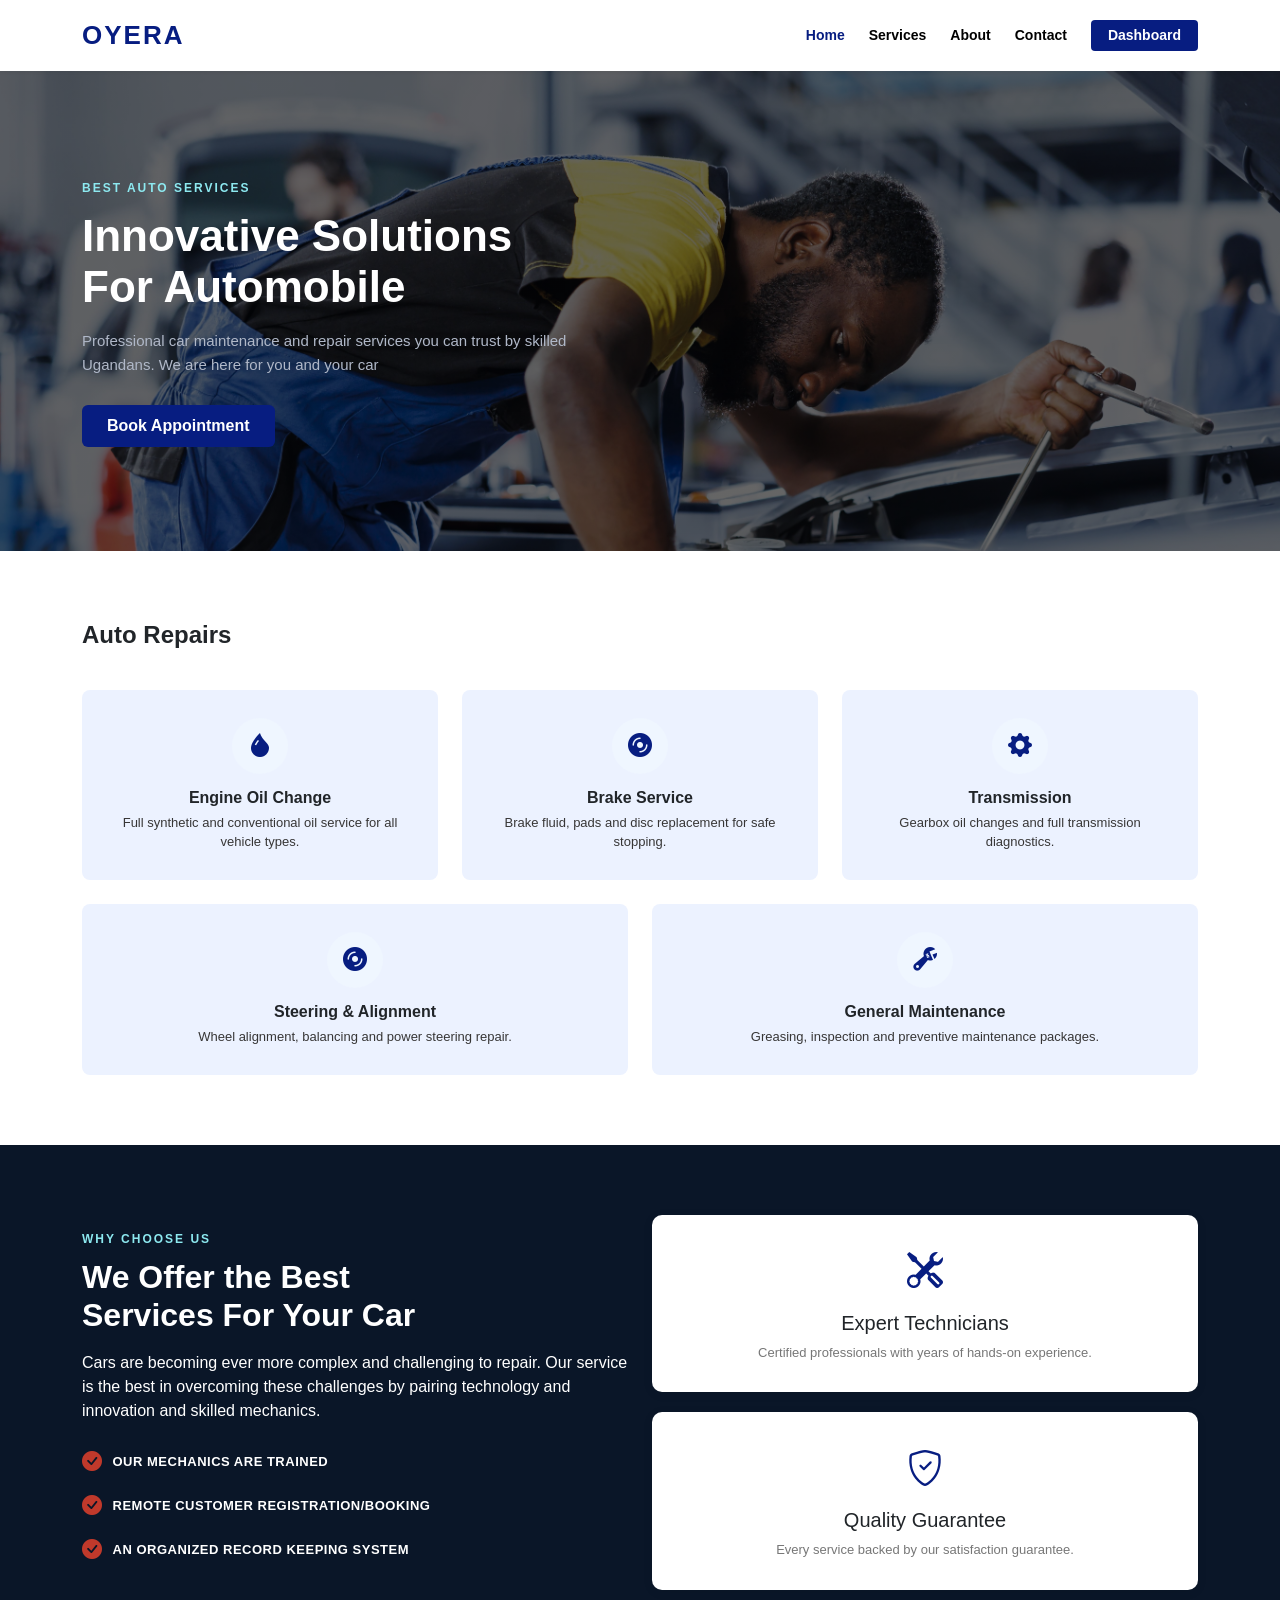
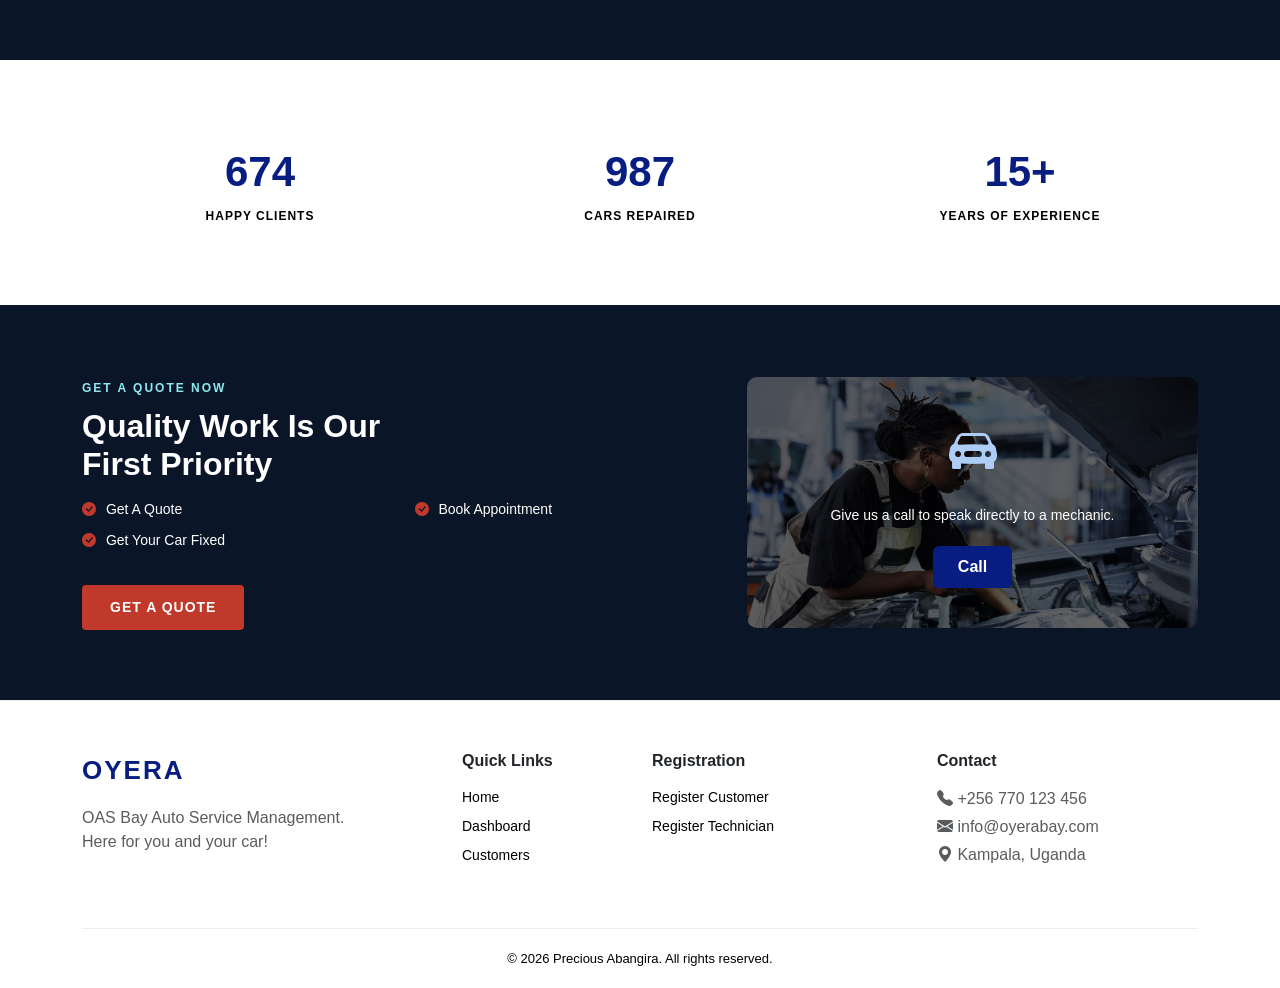
<file: index.html>
<!DOCTYPE html>
<html lang="en">
<head>
    <meta charset="UTF-8">
    <meta name="viewport" content="width=device-width, initial-scale=1.0">
    <title>Oyera Auto Service Bay</title>
    <link href="https://cdn.jsdelivr.net/npm/bootstrap@5.3.3/dist/css/bootstrap.min.css" rel="stylesheet">
    <link href="https://cdn.jsdelivr.net/npm/bootstrap-icons@1.11.3/font/bootstrap-icons.min.css" rel="stylesheet">
    <link rel="stylesheet" href="styles/style.css">
</head>
<body>

    <nav class="landing-nav">
        <div class="container d-flex justify-content-between align-items-center">
            <a href="index.html" class="landing-logo">OYERA</a>
            <div class="d-flex align-items-center gap-4">
                <a href="index.html" class="landing-nav-link active">Home</a>
                <a href="#services" class="landing-nav-link">Services</a>
                <a href="#about" class="landing-nav-link">About</a>
                <a href="#stats" class="landing-nav-link">Contact</a>
                <a href="dashboard.html" class="btn btn-sm px-3">Dashboard</a>
            </div>
        </div>
    </nav>

    <section class="hero">
        <div class="container">
            <div class="hero-content">
                <span class="hero-tag">BEST AUTO SERVICES</span>
                <h1 class="hero-title">Innovative Solutions<br>For Automobile</h1>
                <p class="hero-text">Professional car maintenance and repair services you can trust by skilled Ugandans. We are here for you and your car</p>
                <div class="d-flex gap-3">
                    <a href="customer-registration.html" class="btn px-4 py-2">Book Appointment</a>
                </div>
            </div>
        </div>
    </section>

    <section class="services-section" id="services">
        <div class="container">
            <div class="d-flex justify-content-between align-items-center mb-2">
                <div>
                    <h4 class="fw-bold">Auto Repairs</h4>
                </div>
            </div>
            <div class="row g-4 mt-2">
                <div class="col-md-4 col-6">
                    <div class="service-card">
                        <div class="service-icon"><i class="bi bi-droplet-fill"></i></div>
                        <h6>Engine Oil Change</h6>
                        <p>Full synthetic and conventional oil service for all vehicle types.</p>
                    </div>
                </div>
                <div class="col-md-4 col-6">
                    <div class="service-card">
                        <div class="service-icon"><i class="bi bi-disc-fill"></i></div>
                        <h6>Brake Service</h6>
                        <p>Brake fluid, pads and disc replacement for safe stopping.</p>
                    </div>
                </div>
                <div class="col-md-4 col-6">
                    <div class="service-card">
                        <div class="service-icon"><i class="bi bi-gear-fill"></i></div>
                        <h6>Transmission</h6>
                        <p>Gearbox oil changes and full transmission diagnostics.</p>
                    </div>
                </div>
                <div class="col-md-6 col-6">
                    <div class="service-card">
                        <div class="service-icon"><i class="bi bi-disc-fill"></i></div>
                        <h6>Steering &amp; Alignment</h6>
                        <p>Wheel alignment, balancing and power steering repair.</p>
                    </div>
                </div>
                <div class="col-md-6 col-6">
                    <div class="service-card">
                        <div class="service-icon"><i class="bi bi-wrench-adjustable"></i></div>
                        <h6>General Maintenance</h6>
                        <p>Greasing, inspection and preventive maintenance packages.</p>
                    </div>
                </div>
            </div>
        </div>
    </section>

    <section class="about-section" id="about">
        <div class="container">
            <div class="row align-items-center">
                <div class="col-md-6">
                    <span class="hero-tag">WHY CHOOSE US</span>
                    <h2 class="fw-bold mt-2 mb-3 about-p">We Offer the Best<br>Services For Your Car</h2>
                    <p class="about-p mb-4">Cars are becoming ever more complex and challenging to repair. Our service is the best in overcoming these challenges by pairing technology and innovation and skilled mechanics.</p>
                    <div class="about-feature">
                        <i class="bi bi-check-circle-fill"></i>
                        <span>OUR MECHANICS ARE TRAINED</span>
                    </div>
                    <div class="about-feature">
                        <i class="bi bi-check-circle-fill"></i>
                        <span>REMOTE CUSTOMER REGISTRATION/BOOKING</span>
                    </div>
                    <div class="about-feature">
                        <i class="bi bi-check-circle-fill"></i>
                        <span>AN ORGANIZED RECORD KEEPING SYSTEM</span>
                    </div>
                </div>
                <div class="col-md-6">
                    <div class="about-visual">
                        <div class="about-visual-box">
                            <i class="bi bi-tools"></i>
                            <h5>Expert Technicians</h5>
                            <p>Certified professionals with years of hands-on experience.</p>
                        </div>
                        <div class="about-visual-box">
                            <i class="bi bi-shield-check"></i>
                            <h5>Quality Guarantee</h5>
                            <p>Every service backed by our satisfaction guarantee.</p>
                        </div>
                    </div>
                </div>
            </div>
        </div>
    </section>

    <section class="stats-section" id="stats">
        <div class="container">
            <div class="row text-center">
                <div class="col-6 col-md-4">
                    <div class="stat-item">
                        <div class="stat-number">674</div>
                        <div class="stat-label">HAPPY CLIENTS</div>
                    </div>
                </div>
                <div class="col-6 col-md-4">
                    <div class="stat-item">
                        <div class="stat-number">987</div>
                        <div class="stat-label">CARS REPAIRED</div>
                    </div>
                </div>
                <div class="col-6 col-md-4">
                    <div class="stat-item">
                        <div class="stat-number">15+</div>
                        <div class="stat-label">YEARS OF EXPERIENCE</div>
                    </div>
                </div>
            </div>
        </div>
    </section>

    <section class="cta-section">
        <div class="container">
            <div class="row align-items-center">
                <div class="col-md-7">
                    <span class="hero-tag">GET A QUOTE NOW</span>
                    <h2 class="fw-bold text-white mt-2 mb-3">Quality Work Is Our<br>First Priority</h2>
                    <div class="row mb-4">
                        <div class="col-6">
                            <div class="cta-check"><i class="bi bi-check-circle-fill"></i> Get A Quote</div>
                        </div>
                        <div class="col-6">
                            <div class="cta-check"><i class="bi bi-check-circle-fill"></i> Book Appointment</div>
                        </div>
                        <div class="col-6">
                            <div class="cta-check"><i class="bi bi-check-circle-fill"></i> Get Your Car Fixed</div>
                        </div>
                    </div>
                    <a href="customer-registration.html" class="btn-cta">Get A Quote</a>
                </div>
                <div class="col-md-5 text-center mt-4 mt-md-0">
                    <div class="cta-visual">
                        <i class="bi bi-car-front-fill"></i>
                        <p>Give us a call to speak directly to a mechanic.</p>
                        <a href="#" class="btn px-4 py-2">Call</a>
                    </div>
                </div>
            </div>
        </div>
    </section>

    <footer class="landing-footer">
        <div class="container">
            <div class="row">
                <div class="col-md-4 mb-4">
                    <div class="landing-logo mb-3">OYERA</div>
                    <p class="text-muted">OAS Bay Auto Service Management. </br> Here for you and your car!</p>
                </div>
                <div class="col-md-2 mb-4">
                    <h6 class="fw-bold mb-3">Quick Links</h6>
                    <a href="index.html" class="footer-link">Home</a>
                    <a href="dashboard.html" class="footer-link">Dashboard</a>
                    <a href="customers.html" class="footer-link">Customers</a>
                </div>
                <div class="col-md-3 mb-4">
                    <h6 class="fw-bold mb-3">Registration</h6>
                    <a href="customer-registration.html" class="footer-link">Register Customer</a>
                    <a href="technician-registration.html" class="footer-link">Register Technician</a>
                </div>
                <div class="col-md-3 mb-4">
                    <h6 class="fw-bold mb-3">Contact</h6>
                    <p class="text-muted mb-1"><i class="bi bi-telephone-fill"></i> +256 770 123 456</p>
                    <p class="text-muted mb-1"><i class="bi bi-envelope-fill"></i> info@oyerabay.com</p>
                    <p class="text-muted mb-1"><i class="bi bi-geo-alt-fill"></i> Kampala, Uganda</p>
                </div>
            </div>
            <div class="footer-bottom">
                &copy; 2026 Precious Abangira. All rights reserved.
            </div>
        </div>
    </footer>

</body>
</html>
</file>
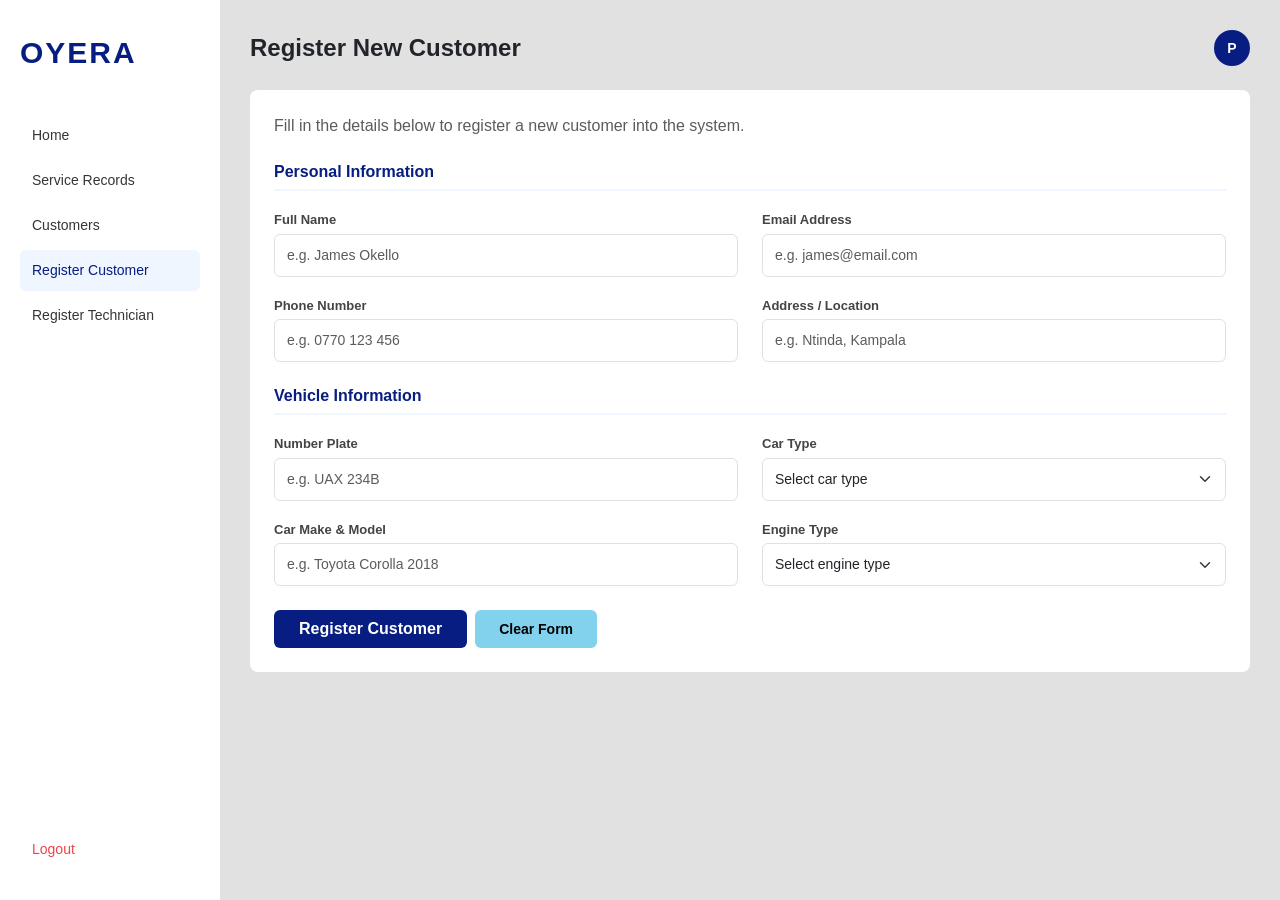
<file: customer-registration.html>
<!DOCTYPE html>
<html lang="en">
<head>
    <meta charset="UTF-8">
    <meta name="viewport" content="width=device-width, initial-scale=1.0">
    <title>OAS Bay - Register Customer</title>
    <link href="https://cdn.jsdelivr.net/npm/bootstrap@5.3.3/dist/css/bootstrap.min.css" rel="stylesheet">
    <link rel="stylesheet" href="styles/style.css">
</head>
<body>

    <!-- Sidebar -->
    <div class="sidebar">
        <div class="logo">OYERA</div>

        <div class="nav-links">
            <a href="index.html" class="nav-link">Home</a>
            <a href="dashboard.html" class="nav-link">Service Records</a>
            <a href="customers.html" class="nav-link">Customers</a>
            <a href="customer-registration.html" class="nav-link active">Register Customer</a>
            <a href="technician-registration.html" class="nav-link">Register Technician</a>
        </div>

        <a href="#" class="logout-link">Logout</a>
    </div>

    <!-- Main Section -->
    <div class="main">

        <div class="d-flex justify-content-between align-items-center mb-4">
            <h4 class="fw-bold mb-0">Register New Customer</h4>
            <div class="avatar">P</div>
        </div>

        <div class="card border-0 rounded-3 p-4">

            <p class="text-muted mb-4">Fill in the details below to register a new customer into the system.</p>

            <form id="customerForm">

                <!-- Personal Information -->
                <h6 class="form-section-title">Personal Information</h6>

                <div class="row mb-3">
                    <div class="col-md-6">
                        <label for="fullName" class="form-label">Full Name</label>
                        <input type="text" class="form-control" id="fullName" placeholder="e.g. James Okello" required>
                    </div>
                    <div class="col-md-6">
                        <label for="email" class="form-label">Email Address</label>
                        <input type="email" class="form-control" id="email" placeholder="e.g. james@email.com">
                    </div>
                </div>

                <div class="row mb-3">
                    <div class="col-md-6">
                        <label for="phone" class="form-label">Phone Number</label>
                        <input type="tel" class="form-control" id="phone" placeholder="e.g. 0770 123 456" required>
                    </div>
                    <div class="col-md-6">
                        <label for="address" class="form-label">Address / Location</label>
                        <input type="text" class="form-control" id="address" placeholder="e.g. Ntinda, Kampala">
                    </div>
                </div>

                <!-- Vehicle Information -->
                <h6 class="form-section-title mt-4">Vehicle Information</h6>

                <div class="row mb-3">
                    <div class="col-md-6">
                        <label for="numberPlate" class="form-label">Number Plate</label>
                        <input type="text" class="form-control" id="numberPlate" placeholder="e.g. UAX 234B" required>
                    </div>
                    <div class="col-md-6">
                        <label for="carType" class="form-label">Car Type</label>
                        <select class="form-select" id="carType" required>
                            <option value="" disabled selected>Select car type</option>
                            <option value="Small">Small</option>
                            <option value="Commercial">Commercial</option>
                            <option value="Heavy">Heavy</option>
                        </select>
                    </div>
                </div>

                <div class="row mb-3">
                    <div class="col-md-6">
                        <label for="carModel" class="form-label">Car Make &amp; Model</label>
                        <input type="text" class="form-control" id="carModel" placeholder="e.g. Toyota Corolla 2018">
                    </div>
                    <div class="col-md-6">
                        <label for="engineType" class="form-label">Engine Type</label>
                        <select class="form-select" id="engineType">
                            <option value="" disabled selected>Select engine type</option>
                            <option value="Petrol">Petrol</option>
                            <option value="Diesel">Diesel</option>
                            <option value="Hybrid">Hybrid</option>
                            <option value="Electric">Electric</option>
                        </select>
                    </div>
                </div>

                <!-- Buttons -->
                <div class="d-flex gap-2 mt-4">
                    <button type="submit" class="btn px-4">Register Customer</button>
                    <button type="reset" class="btn-outline px-4">Clear Form</button>
                </div>

            </form>

        </div>
    </div>

    <script>
        document.getElementById('customerForm').addEventListener('submit', function(e) {
            e.preventDefault();
            alert('Customer registered successfully!');
            this.reset();
        });
    </script>

</body>
</html>
</file>
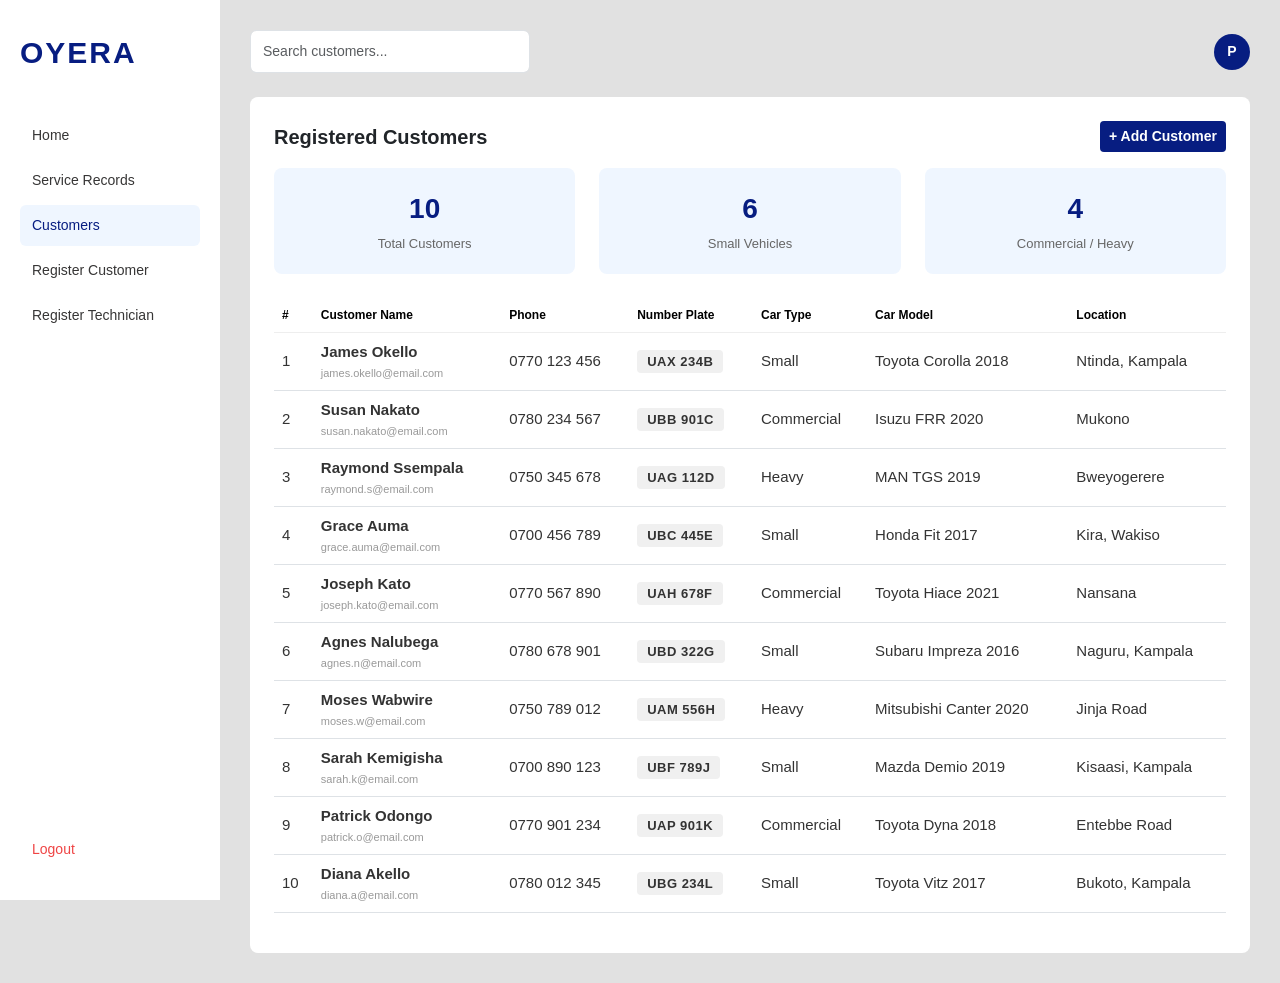
<file: customers.html>
<!DOCTYPE html>
<html lang="en">
<head>
    <meta charset="UTF-8">
    <meta name="viewport" content="width=device-width, initial-scale=1.0">
    <title>OAS Bay - Customers</title>
    <link href="https://cdn.jsdelivr.net/npm/bootstrap@5.3.3/dist/css/bootstrap.min.css" rel="stylesheet">
    <link rel="stylesheet" href="styles/style.css">
</head>
<body>

    <!-- Sidebar -->
    <div class="sidebar">
        <div class="logo">OYERA</div>

        <div class="nav-links">
            <a href="index.html" class="nav-link">Home</a>
            <a href="dashboard.html" class="nav-link">Service Records</a>
            <a href="customers.html" class="nav-link active">Customers</a>
            <a href="customer-registration.html" class="nav-link">Register Customer</a>
            <a href="technician-registration.html" class="nav-link">Register Technician</a>
        </div>

        <a href="#" class="logout-link">Logout</a>
    </div>

    <!-- Main Section -->
    <div class="main">

        <div class="d-flex justify-content-between align-items-center mb-4">
            <input type="text" class="form-control" style="max-width: 280px;" placeholder="Search customers...">
            <div class="avatar">P</div>
        </div>

        <div class="card border-0 rounded-3 p-4">

            <div class="d-flex justify-content-between align-items-center mb-3">
                <h5 class="fw-bold mb-0">Registered Customers</h5>
                <a href="customer-registration.html" class="btn btn-sm">+ Add Customer</a>
            </div>

            <!-- Summary Cards -->
            <div class="row mb-4">
                <div class="col-md-4">
                    <div class="summary-card">
                        <div class="summary-number">10</div>
                        <div class="summary-label">Total Customers</div>
                    </div>
                </div>
                <div class="col-md-4">
                    <div class="summary-card">
                        <div class="summary-number">6</div>
                        <div class="summary-label">Small Vehicles</div>
                    </div>
                </div>
                <div class="col-md-4">
                    <div class="summary-card">
                        <div class="summary-number">4</div>
                        <div class="summary-label">Commercial / Heavy</div>
                    </div>
                </div>
            </div>

            <!-- Customer Table -->
            <div class="table-responsive">
                <table class="table">
                    <thead>
                        <tr>
                            <th>#</th>
                            <th>Customer Name</th>
                            <th>Phone</th>
                            <th>Number Plate</th>
                            <th>Car Type</th>
                            <th>Car Model</th>
                            <th>Location</th>
                        </tr>
                    </thead>
                    <tbody>
                        <tr>
                            <td>1</td>
                            <td>
                                <div class="car-plate">James Okello</div>
                                <div class="car-owner">james.okello@email.com</div>
                            </td>
                            <td>0770 123 456</td>
                            <td><span class="plate-badge">UAX 234B</span></td>
                            <td>Small</td>
                            <td>Toyota Corolla 2018</td>
                            <td>Ntinda, Kampala</td>
                        </tr>
                        <tr>
                            <td>2</td>
                            <td>
                                <div class="car-plate">Susan Nakato</div>
                                <div class="car-owner">susan.nakato@email.com</div>
                            </td>
                            <td>0780 234 567</td>
                            <td><span class="plate-badge">UBB 901C</span></td>
                            <td>Commercial</td>
                            <td>Isuzu FRR 2020</td>
                            <td>Mukono</td>
                        </tr>
                        <tr>
                            <td>3</td>
                            <td>
                                <div class="car-plate">Raymond Ssempala</div>
                                <div class="car-owner">raymond.s@email.com</div>
                            </td>
                            <td>0750 345 678</td>
                            <td><span class="plate-badge">UAG 112D</span></td>
                            <td>Heavy</td>
                            <td>MAN TGS 2019</td>
                            <td>Bweyogerere</td>
                        </tr>
                        <tr>
                            <td>4</td>
                            <td>
                                <div class="car-plate">Grace Auma</div>
                                <div class="car-owner">grace.auma@email.com</div>
                            </td>
                            <td>0700 456 789</td>
                            <td><span class="plate-badge">UBC 445E</span></td>
                            <td>Small</td>
                            <td>Honda Fit 2017</td>
                            <td>Kira, Wakiso</td>
                        </tr>
                        <tr>
                            <td>5</td>
                            <td>
                                <div class="car-plate">Joseph Kato</div>
                                <div class="car-owner">joseph.kato@email.com</div>
                            </td>
                            <td>0770 567 890</td>
                            <td><span class="plate-badge">UAH 678F</span></td>
                            <td>Commercial</td>
                            <td>Toyota Hiace 2021</td>
                            <td>Nansana</td>
                        </tr>
                        <tr>
                            <td>6</td>
                            <td>
                                <div class="car-plate">Agnes Nalubega</div>
                                <div class="car-owner">agnes.n@email.com</div>
                            </td>
                            <td>0780 678 901</td>
                            <td><span class="plate-badge">UBD 322G</span></td>
                            <td>Small</td>
                            <td>Subaru Impreza 2016</td>
                            <td>Naguru, Kampala</td>
                        </tr>
                        <tr>
                            <td>7</td>
                            <td>
                                <div class="car-plate">Moses Wabwire</div>
                                <div class="car-owner">moses.w@email.com</div>
                            </td>
                            <td>0750 789 012</td>
                            <td><span class="plate-badge">UAM 556H</span></td>
                            <td>Heavy</td>
                            <td>Mitsubishi Canter 2020</td>
                            <td>Jinja Road</td>
                        </tr>
                        <tr>
                            <td>8</td>
                            <td>
                                <div class="car-plate">Sarah Kemigisha</div>
                                <div class="car-owner">sarah.k@email.com</div>
                            </td>
                            <td>0700 890 123</td>
                            <td><span class="plate-badge">UBF 789J</span></td>
                            <td>Small</td>
                            <td>Mazda Demio 2019</td>
                            <td>Kisaasi, Kampala</td>
                        </tr>
                        <tr>
                            <td>9</td>
                            <td>
                                <div class="car-plate">Patrick Odongo</div>
                                <div class="car-owner">patrick.o@email.com</div>
                            </td>
                            <td>0770 901 234</td>
                            <td><span class="plate-badge">UAP 901K</span></td>
                            <td>Commercial</td>
                            <td>Toyota Dyna 2018</td>
                            <td>Entebbe Road</td>
                        </tr>
                        <tr>
                            <td>10</td>
                            <td>
                                <div class="car-plate">Diana Akello</div>
                                <div class="car-owner">diana.a@email.com</div>
                            </td>
                            <td>0780 012 345</td>
                            <td><span class="plate-badge">UBG 234L</span></td>
                            <td>Small</td>
                            <td>Toyota Vitz 2017</td>
                            <td>Bukoto, Kampala</td>
                        </tr>
                    </tbody>
                </table>
            </div>

        </div>
    </div>

</body>
</html>
</file>
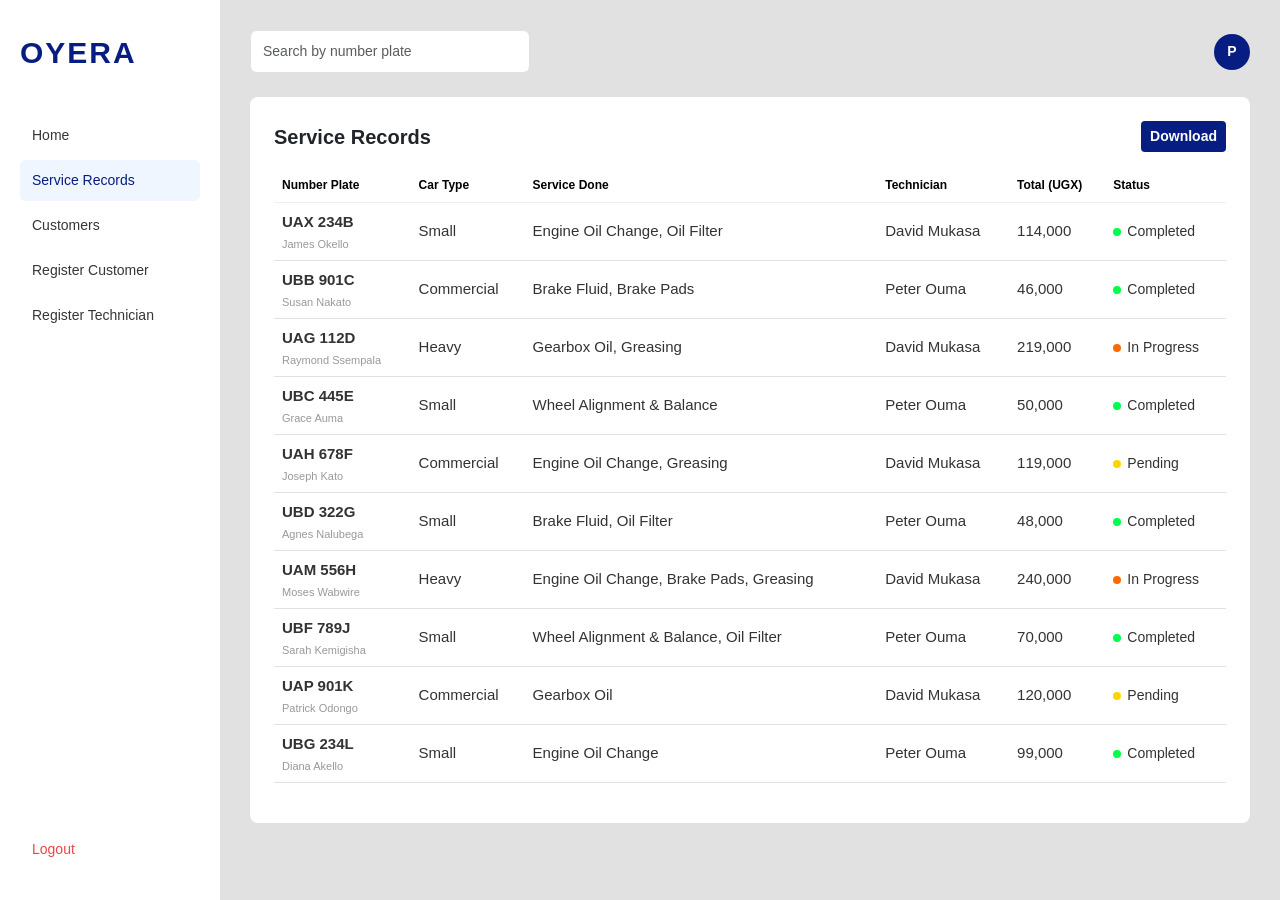
<file: dashboard.html>
<!DOCTYPE html>
<html lang="en">
<head>
    <meta charset="UTF-8">
    <meta name="viewport" content="width=device-width, initial-scale=1.0">
    <title>OAS Bay - Service Records</title>
    <link href="https://cdn.jsdelivr.net/npm/bootstrap@5.3.3/dist/css/bootstrap.min.css" rel="stylesheet">
    <link rel="stylesheet" href="styles/style.css">
</head>
<body>

    <!-- Sidebar -->
    <div class="sidebar">
        <div class="logo">OYERA</div>

        <div class="nav-links">
            <a href="index.html" class="nav-link">Home</a>
            <a href="dashboard.html" class="nav-link active">Service Records</a>
            <a href="customers.html" class="nav-link">Customers</a>
            <a href="customer-registration.html" class="nav-link">Register Customer</a>
            <a href="technician-registration.html" class="nav-link">Register Technician</a>
        </div>

        <a href="#" class="logout-link">Logout</a>
    </div>

    <!-- Main Section -->
    <div class="main">

        <div class="d-flex justify-content-between align-items-center mb-4">
            <input type="text" class="form-control" style="max-width: 280px;" placeholder="Search by number plate">
            <div class="avatar">P</div>
        </div>

   
        <div class="card border-0 rounded-3 p-4">

        
            <div class="d-flex justify-content-between align-items-center mb-3">
                <h5 class="fw-bold mb-0">Service Records</h5>
                <div class="d-flex gap-2">
                    <button class="btn btn-sm">Download</button>
                </div>
            </div>

          
            <div class="table-responsive">
                <table class="table">
                    <thead>
                        <tr>
                            <th>Number Plate</th>
                            <th>Car Type</th>
                            <th>Service Done</th>
                            <th>Technician</th>
                            <th>Total (UGX)</th>
                            <th>Status</th>
                        </tr>
                    </thead>
                    <tbody>
                        <tr>
                            <td>
                                <div class="car-plate">UAX 234B</div>
                                <div class="car-owner">James Okello</div>
                            </td>
                            <td>Small</td>
                            <td>Engine Oil Change, Oil Filter</td>
                            <td>David Mukasa</td>
                            <td>114,000</td>
                            <td><span class="status completed">Completed</span></td>
                        </tr>
                        <tr>
                            <td>
                                <div class="car-plate">UBB 901C</div>
                                <div class="car-owner">Susan Nakato</div>
                            </td>
                            <td>Commercial</td>
                            <td>Brake Fluid, Brake Pads</td>
                            <td>Peter Ouma</td>
                            <td>46,000</td>
                            <td><span class="status completed">Completed</span></td>
                        </tr>
                        <tr>
                            <td>
                                <div class="car-plate">UAG 112D</div>
                                <div class="car-owner">Raymond Ssempala</div>
                            </td>
                            <td>Heavy</td>
                            <td>Gearbox Oil, Greasing</td>
                            <td>David Mukasa</td>
                            <td>219,000</td>
                            <td><span class="status in-progress">In Progress</span></td>
                        </tr>
                        <tr>
                            <td>
                                <div class="car-plate">UBC 445E</div>
                                <div class="car-owner">Grace Auma</div>
                            </td>
                            <td>Small</td>
                            <td>Wheel Alignment &amp; Balance</td>
                            <td>Peter Ouma</td>
                            <td>50,000</td>
                            <td><span class="status completed">Completed</span></td>
                        </tr>
                        <tr>
                            <td>
                                <div class="car-plate">UAH 678F</div>
                                <div class="car-owner">Joseph Kato</div>
                            </td>
                            <td>Commercial</td>
                            <td>Engine Oil Change, Greasing</td>
                            <td>David Mukasa</td>
                            <td>119,000</td>
                            <td><span class="status pending">Pending</span></td>
                        </tr>
                        <tr>
                            <td>
                                <div class="car-plate">UBD 322G</div>
                                <div class="car-owner">Agnes Nalubega</div>
                            </td>
                            <td>Small</td>
                            <td>Brake Fluid, Oil Filter</td>
                            <td>Peter Ouma</td>
                            <td>48,000</td>
                            <td><span class="status completed">Completed</span></td>
                        </tr>
                        <tr>
                            <td>
                                <div class="car-plate">UAM 556H</div>
                                <div class="car-owner">Moses Wabwire</div>
                            </td>
                            <td>Heavy</td>
                            <td>Engine Oil Change, Brake Pads, Greasing</td>
                            <td>David Mukasa</td>
                            <td>240,000</td>
                            <td><span class="status in-progress">In Progress</span></td>
                        </tr>
                        <tr>
                            <td>
                                <div class="car-plate">UBF 789J</div>
                                <div class="car-owner">Sarah Kemigisha</div>
                            </td>
                            <td>Small</td>
                            <td>Wheel Alignment &amp; Balance, Oil Filter</td>
                            <td>Peter Ouma</td>
                            <td>70,000</td>
                            <td><span class="status completed">Completed</span></td>
                        </tr>
                        <tr>
                            <td>
                                <div class="car-plate">UAP 901K</div>
                                <div class="car-owner">Patrick Odongo</div>
                            </td>
                            <td>Commercial</td>
                            <td>Gearbox Oil</td>
                            <td>David Mukasa</td>
                            <td>120,000</td>
                            <td><span class="status pending">Pending</span></td>
                        </tr>
                        <tr>
                            <td>
                                <div class="car-plate">UBG 234L</div>
                                <div class="car-owner">Diana Akello</div>
                            </td>
                            <td>Small</td>
                            <td>Engine Oil Change</td>
                            <td>Peter Ouma</td>
                            <td>99,000</td>
                            <td><span class="status completed">Completed</span></td>
                        </tr>
                    </tbody>
                </table>
            </div>

        </div>
    </div>

</body>
</html>
</file>
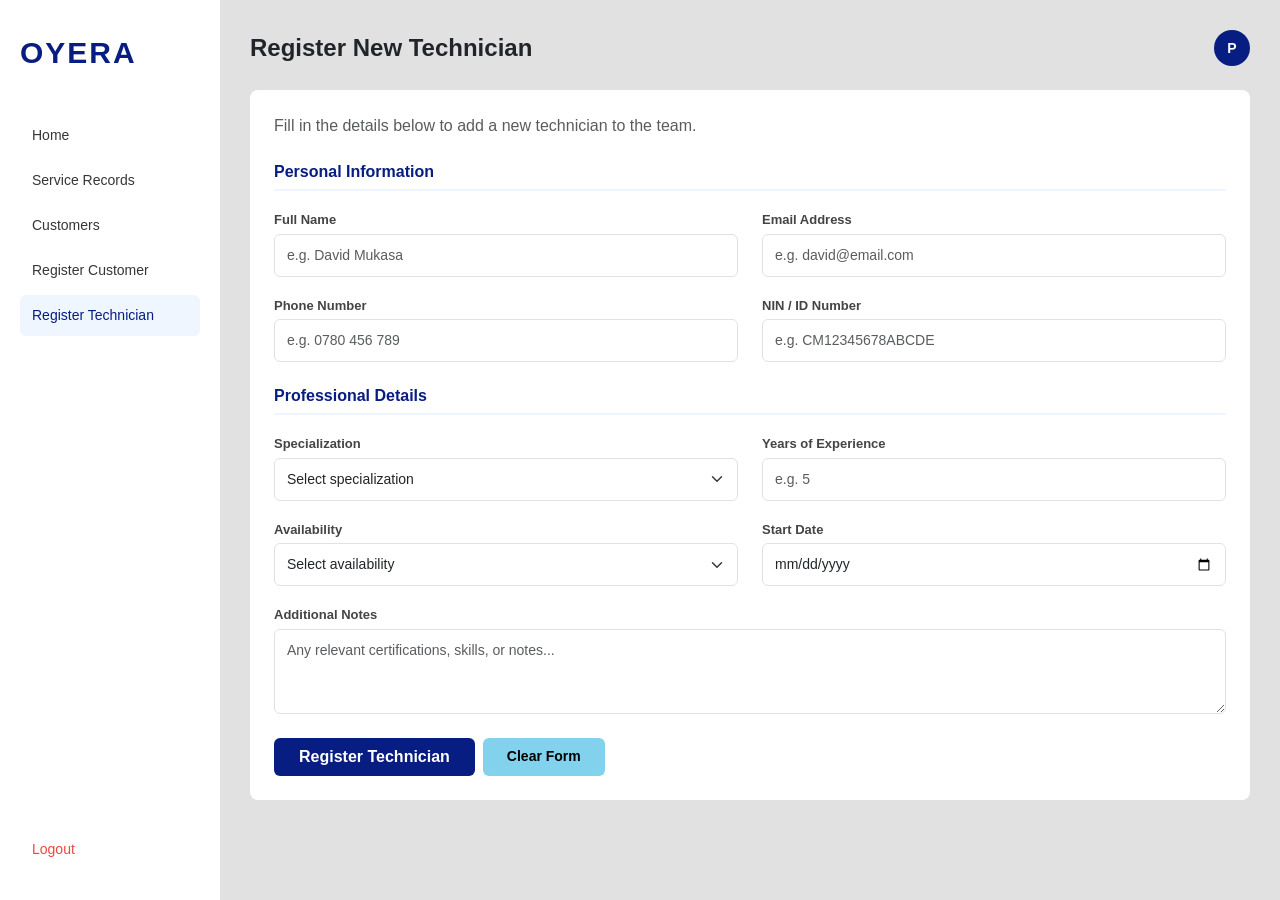
<file: technician-registration.html>
<!DOCTYPE html>
<html lang="en">
<head>
    <meta charset="UTF-8">
    <meta name="viewport" content="width=device-width, initial-scale=1.0">
    <title>OAS Bay - Register Technician</title>
    <link href="https://cdn.jsdelivr.net/npm/bootstrap@5.3.3/dist/css/bootstrap.min.css" rel="stylesheet">
    <link rel="stylesheet" href="styles/style.css">
</head>
<body>

    <!-- Sidebar -->
    <div class="sidebar">
        <div class="logo">OYERA</div>

        <div class="nav-links">
            <a href="index.html" class="nav-link">Home</a>
            <a href="dashboard.html" class="nav-link">Service Records</a>
            <a href="customers.html" class="nav-link">Customers</a>
            <a href="customer-registration.html" class="nav-link">Register Customer</a>
            <a href="technician-registration.html" class="nav-link active">Register Technician</a>
        </div>

        <a href="#" class="logout-link">Logout</a>
    </div>

    <!-- Main Section -->
    <div class="main">

        <div class="d-flex justify-content-between align-items-center mb-4">
            <h4 class="fw-bold mb-0">Register New Technician</h4>
            <div class="avatar">P</div>
        </div>

        <div class="card border-0 rounded-3 p-4">

            <p class="text-muted mb-4">Fill in the details below to add a new technician to the team.</p>

            <form id="technicianForm">

                <!-- Personal Information -->
                <h6 class="form-section-title">Personal Information</h6>

                <div class="row mb-3">
                    <div class="col-md-6">
                        <label for="fullName" class="form-label">Full Name</label>
                        <input type="text" class="form-control" id="fullName" placeholder="e.g. David Mukasa" required>
                    </div>
                    <div class="col-md-6">
                        <label for="email" class="form-label">Email Address</label>
                        <input type="email" class="form-control" id="email" placeholder="e.g. david@email.com">
                    </div>
                </div>

                <div class="row mb-3">
                    <div class="col-md-6">
                        <label for="phone" class="form-label">Phone Number</label>
                        <input type="tel" class="form-control" id="phone" placeholder="e.g. 0780 456 789" required>
                    </div>
                    <div class="col-md-6">
                        <label for="ninNumber" class="form-label">NIN / ID Number</label>
                        <input type="text" class="form-control" id="ninNumber" placeholder="e.g. CM12345678ABCDE" required>
                    </div>
                </div>

                <!-- Professional Details -->
                <h6 class="form-section-title mt-4">Professional Details</h6>

                <div class="row mb-3">
                    <div class="col-md-6">
                        <label for="specialization" class="form-label">Specialization</label>
                        <select class="form-select" id="specialization" required>
                            <option value="" disabled selected>Select specialization</option>
                            <option value="Engine & Transmission">Engine &amp; Transmission</option>
                            <option value="Brakes & Suspension">Brakes &amp; Suspension</option>
                            <option value="Electrical Systems">Electrical Systems</option>
                            <option value="Body Work & Painting">Body Work &amp; Painting</option>
                            <option value="General Maintenance">General Maintenance</option>
                        </select>
                    </div>
                    <div class="col-md-6">
                        <label for="experience" class="form-label">Years of Experience</label>
                        <input type="number" class="form-control" id="experience" placeholder="e.g. 5" min="0" max="50" required>
                    </div>
                </div>

                <div class="row mb-3">
                    <div class="col-md-6">
                        <label for="availability" class="form-label">Availability</label>
                        <select class="form-select" id="availability">
                            <option value="" disabled selected>Select availability</option>
                            <option value="Full-time">Full-time</option>
                            <option value="Part-time">Part-time</option>
                            <option value="Contract">Contract</option>
                        </select>
                    </div>
                    <div class="col-md-6">
                        <label for="startDate" class="form-label">Start Date</label>
                        <input type="date" class="form-control" id="startDate">
                    </div>
                </div>

                <!-- Additional Notes -->
                <div class="mb-3">
                    <label for="notes" class="form-label">Additional Notes</label>
                    <textarea class="form-control" id="notes" rows="3" placeholder="Any relevant certifications, skills, or notes..."></textarea>
                </div>

                <!-- Buttons -->
                <div class="d-flex gap-2 mt-4">
                    <button type="submit" class="btn px-4">Register Technician</button>
                    <button type="reset" class="btn-outline px-4">Clear Form</button>
                </div>

            </form>

        </div>
    </div>

    <script>
        document.getElementById('technicianForm').addEventListener('submit', function(e) {
            e.preventDefault();
            alert('Technician registered successfully!');
            this.reset();
        });
    </script>

</body>
</html>
</file>
<file: styles/style.css>
* {
    margin: 0;
    padding: 0;
    box-sizing: border-box;
}

body {
    font-family: Arial, sans-serif;
    background-color: #e1e1e1;
    min-height: 100vh;
}

.sidebar {
    width: 220px;
    background-color: #fff;
    min-height: 100vh;
    padding: 30px 20px;
    position: fixed;
    top: 0;
    left: 0;
    display: flex;
    flex-direction: column;
}

.logo {
    font-size: 30px;
    font-weight: bold;
    letter-spacing: 2px;
    margin-bottom: 40px;
    color: rgb(7, 29, 129);
}

.nav-links {
    flex-grow: 1;
}

.nav-link {
    color: #373636;
    font-size: 14px;
    padding: 10px 12px;
    border-radius: 6px;
    margin-bottom: 4px;
    font-weight: 500;
}

.nav-link:hover {
    background-color: #f8f9fa;
    color: #333;
}

.nav-link.active {
    color: rgb(7, 29, 129);
    background-color: #eff6ff;
}

.logout-link {
    color: #ef4444;
    font-size: 14px;
    text-decoration: none;
    padding: 10px 12px;
}

.logout-link:hover {
    color: #dc2626;
}

.btn {
    background-color: rgb(7, 29, 129);
    color: #fff;
    font-weight: 600;
}

.btn:hover {
    background-color: #aecdf6;
    color: rgb(7, 29, 129);
    font-weight: 600;
}

.main {
    margin-left: 220px;
    padding: 30px;
}

.avatar {
    width: 36px;
    height: 36px;
    background-color: rgb(7, 29, 129);
    color: #fff;
    border-radius: 50%;
    display: flex;
    align-items: center;
    justify-content: center;
    font-size: 14px;
    font-weight: bold;
}


.table thead th {
    font-size: 12px;
    color: #000000;
    font-weight: bold;
    border-bottom: 1px solid #eee;
}

.table tbody td {
    font-size: 15px;
    color: #333;
    vertical-align: middle;
}

.car-plate {
    font-weight: bold;
    font-size: 15px;
}

.car-owner {
    font-size: 11px;
    color: #999;
    margin-top: 2px;
}

.status {
    font-size: 14px;
}

.status::before {
    content: "";
    display: inline-block;
    width: 8px;
    height: 8px;
    border-radius: 50%;
    margin-right: 6px;
}

.status.completed::before {
    background-color: #00ff4c;
}

.status.in-progress::before {
    background-color: #ff6a00;
}

.status.pending::before {
    background-color: #ffd500;
}


/* Form Styles (Registration Pages)  */

.form-section-title {
    font-weight: 700;
    color: rgb(7, 29, 129);
    padding-bottom: 8px;
    border-bottom: 2px solid #eff6ff;
    margin-bottom: 16px;
}

.form-label {
    font-size: 13px;
    font-weight: 600;
    color: #444;
    margin-bottom: 4px;
}

.form-control,
.form-select {
    font-size: 14px;
    padding: 10px 12px;
    /* border: 1px solid #ddd; */
    border-radius: 6px;
}

/* .form-control:focus,
.form-select:focus {
    /* border-color: rgb(7, 29, 129); */
    /* box-shadow: 0 0 0 3px rgba(7, 29, 129, 0.1); 
} */

.btn-outline {
    background-color: #82d2ed;
    color: #000000;
    border-radius: 6px;
    font-size: 14px;
    font-weight: 600;
    cursor: pointer;
    padding: 8px 16px;
    border: none;
}

.btn-outline:hover {
    background-color: rgb(129, 7, 7);
    color: #fff;
}


/* Customer View Page  */

.summary-card {
    background-color: #eff6ff;
    border-radius: 8px;
    padding: 20px;
    text-align: center;
}

.summary-number {
    font-size: 28px;
    font-weight: 700;
    color: rgb(7, 29, 129);
}

.summary-label {
    font-size: 13px;
    color: #666;
    margin-top: 4px;
}

.plate-badge {
    background-color: #f0f0f0;
    padding: 4px 10px;
    border-radius: 4px;
    font-weight: 600;
    font-size: 13px;
    letter-spacing: 0.5px;
    color: #333;
}


/*Landing Page (Home page) */

.landing-nav {
    background-color: #fff;
    padding: 16px 0;
    position: sticky;
    top: 0;
    z-index: 100;
    box-shadow: 0 1px 4px rgba(0, 0, 0, 0.06);
}

.landing-logo {
    font-size: 26px;
    font-weight: bold;
    letter-spacing: 2px;
    color: rgb(7, 29, 129);
    text-decoration: none;
}

.landing-logo:hover {
    color: rgb(7, 29, 129);
}

.landing-nav-link {
    color: #000000;
    font-size: 14px;
    font-weight: 600;
    text-decoration: none;
}

.landing-nav-link:hover,
.landing-nav-link.active {
    color: rgb(7, 29, 129);
}

.hero {
    background-image: linear-gradient(rgba(0, 0, 0, 0.6), rgba(0, 0, 0, 0.6)), url('../img/1.jpg');
    background-repeat: no-repeat;
    background-size: cover;
    /* background: linear-gradient(135deg, #0a1628 0%, #071d81 50%, #0a1628 100%); */
    padding: 100px 0;
    min-height: 480px;
    display: flex;
    align-items: center;
}

.hero-content {
    max-width: 550px;
}

.hero-tag {
    color: #8de9f0;
    font-size: 12px;
    font-weight: 700;
    letter-spacing: 2px;
    text-transform: uppercase;
}

.hero-title {
    font-size: 44px;
    font-weight: 800;
    color: #fff;
    line-height: 1.15;
    margin-top: 12px;
    margin-bottom: 16px;
}

.hero-text {
    color: #b0b8c8;
    font-size: 15px;
    line-height: 1.6;
    margin-bottom: 28px;
}

.btn-outline-light {
    background-color: transparent;
    color: #fff;
    border: 1px solid rgba(255, 255, 255, 0.4);
    border-radius: 6px;
    font-size: 14px;
    font-weight: 600;
    text-decoration: none;
    display: inline-block;
    line-height: 1.5;
}

.btn-outline-light:hover {
    background-color: rgba(255, 255, 255, 0.1);
    color: #fff;
    border-color: #fff;
}

.services-section {
    padding: 70px 0;
    background-color: #fff;
}

.service-card {
    background-color: #ecf2ff;
    border-radius: 8px;
    padding: 28px 24px;
    text-align: center;
    transition: box-shadow 0.2s;
}

.service-card:hover {
    box-shadow: 0 4px 16px rgba(2, 10, 45, 0.1);
}

.service-icon {
    width: 56px;
    height: 56px;
    background-color: #eff6ff;
    color: rgb(7, 29, 129);
    border-radius: 50%;
    display: flex;
    align-items: center;
    justify-content: center;
    font-size: 24px;
    margin: 0 auto 14px;
}

.service-card h6 {
    font-weight: 700;
    margin-bottom: 6px;
}

.service-card p {
    font-size: 13px;
    font-weight: 500;
    color: #373636;
    margin-bottom: 0;
    line-height: 1.5;
}

.about-section {
    padding: 70px 0;
    background-color: #0a1628;
}

.about-feature {
    display: flex;
    align-items: center;
    gap: 10px;
    margin-bottom: 14px;
    font-size: 13px;
    font-weight: 700;
    letter-spacing: 0.5px;
    color: #fff;
}

.about-feature i {
    color: #c0392b;
    font-size: 20px;
}

.about-visual {
    display: flex;
    flex-direction: column;
    gap: 20px;
}

.about-visual-box {
    background-color: #fff;
    border-radius: 10px;
    padding: 30px;
    text-align: center;
    box-shadow: 0 2px 12px rgba(0, 0, 0, 0.06);
}



.about-visual-box i {
    font-size: 36px;
    color: rgb(7, 29, 129);
    margin-bottom: 12px;
    display: block;
}

.about-p {
    color: #fff;
}

.about-visual-box p {
    font-size: 13px;
    color: #777;
    margin-bottom: 0;
}

.stats-section {
    padding: 60px 0;
    background-color: #fff;
}

.stat-item {
    padding: 20px;
}

.stat-number {
    font-size: 42px;
    font-weight: 800;
    color: rgb(7, 29, 129);
}

.stat-label {
    font-size: 12px;
    font-weight: 700;
    letter-spacing: 1px;
    color: #000000;
    margin-top: 4px;
}

.cta-section {
    padding: 70px 0;
    background-color: #0a1628;
}

.cta-check {
    color: #ffffff;
    font-size: 14px;
    margin-bottom: 10px;
}

.cta-check i {
    color: #c0392b;
    margin-right: 6px;
}

.btn-cta {
    display: inline-block;
    background-color: #c0392b;
    color: #fff;
    padding: 12px 28px;
    border-radius: 4px;
    font-size: 14px;
    font-weight: 700;
    text-decoration: none;
    text-transform: uppercase;
    letter-spacing: 1px;
}

.btn-cta:hover {
    background-color: #e74c3c;
    color: #fff;
}

.cta-visual {
    background-image: linear-gradient(rgba(0, 0, 0, 0.6), rgba(0, 0, 0, 0.6)), url('../img/3.jpg');
    background-size: cover;
    border-radius: 10px;
    padding: 40px 30px;
}

.cta-visual i {
    font-size: 48px;
    color: #aecdf6;
    display: block;
    margin-bottom: 16px;
}

.cta-visual p {
    color: #ffffff;
    font-size: 14px;
    margin-bottom: 20px;
}

.landing-footer {
    background-color: #fff;
    padding: 50px 0 0;
    border-top: 1px solid #eee;
}

.footer-link {
    display: block;
    color: #000000;
    font-size: 14px;
    text-decoration: none;
    margin-bottom: 8px;
}

.footer-link:hover {
    color: rgb(7, 29, 129);
}

.footer-bottom {
    border-top: 1px solid #eee;
    margin-top: 30px;
    padding: 20px 0;
    text-align: center;
    font-size: 13px;
    color: #000000;
}
</file>
